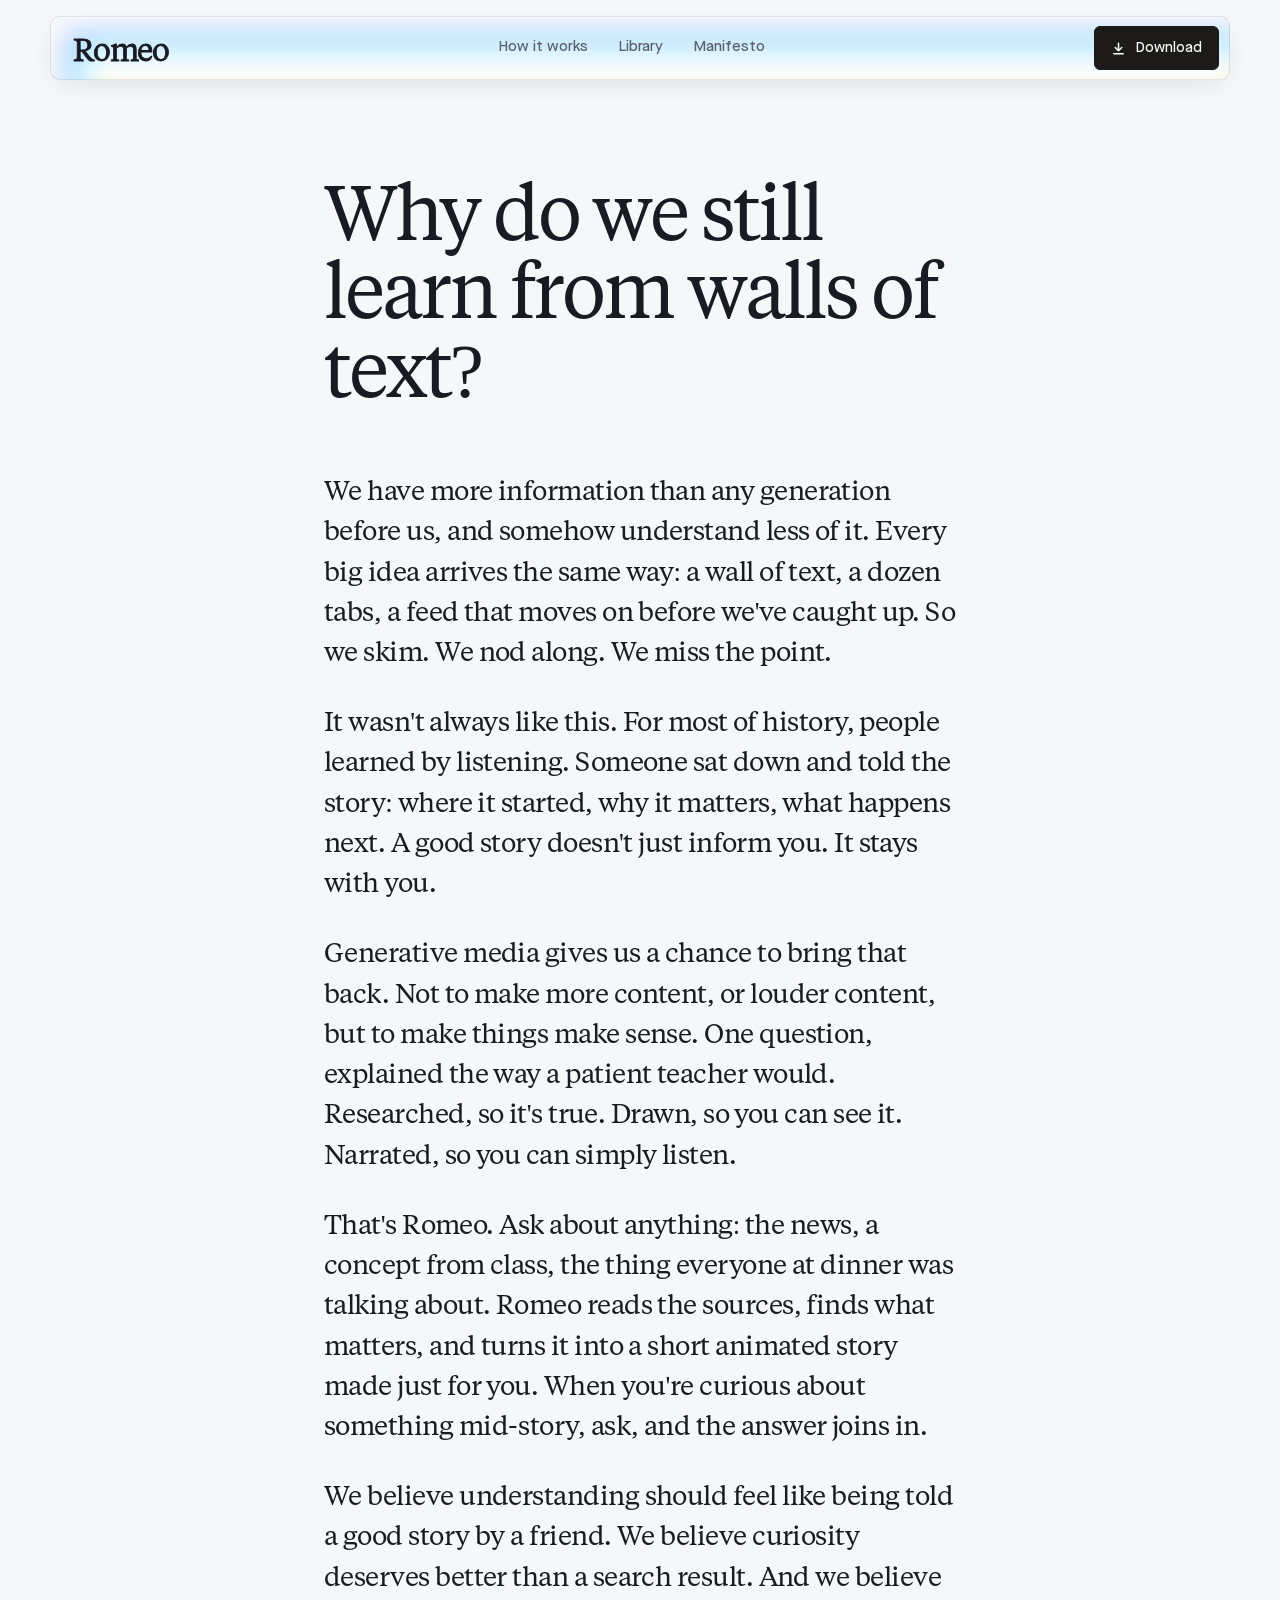
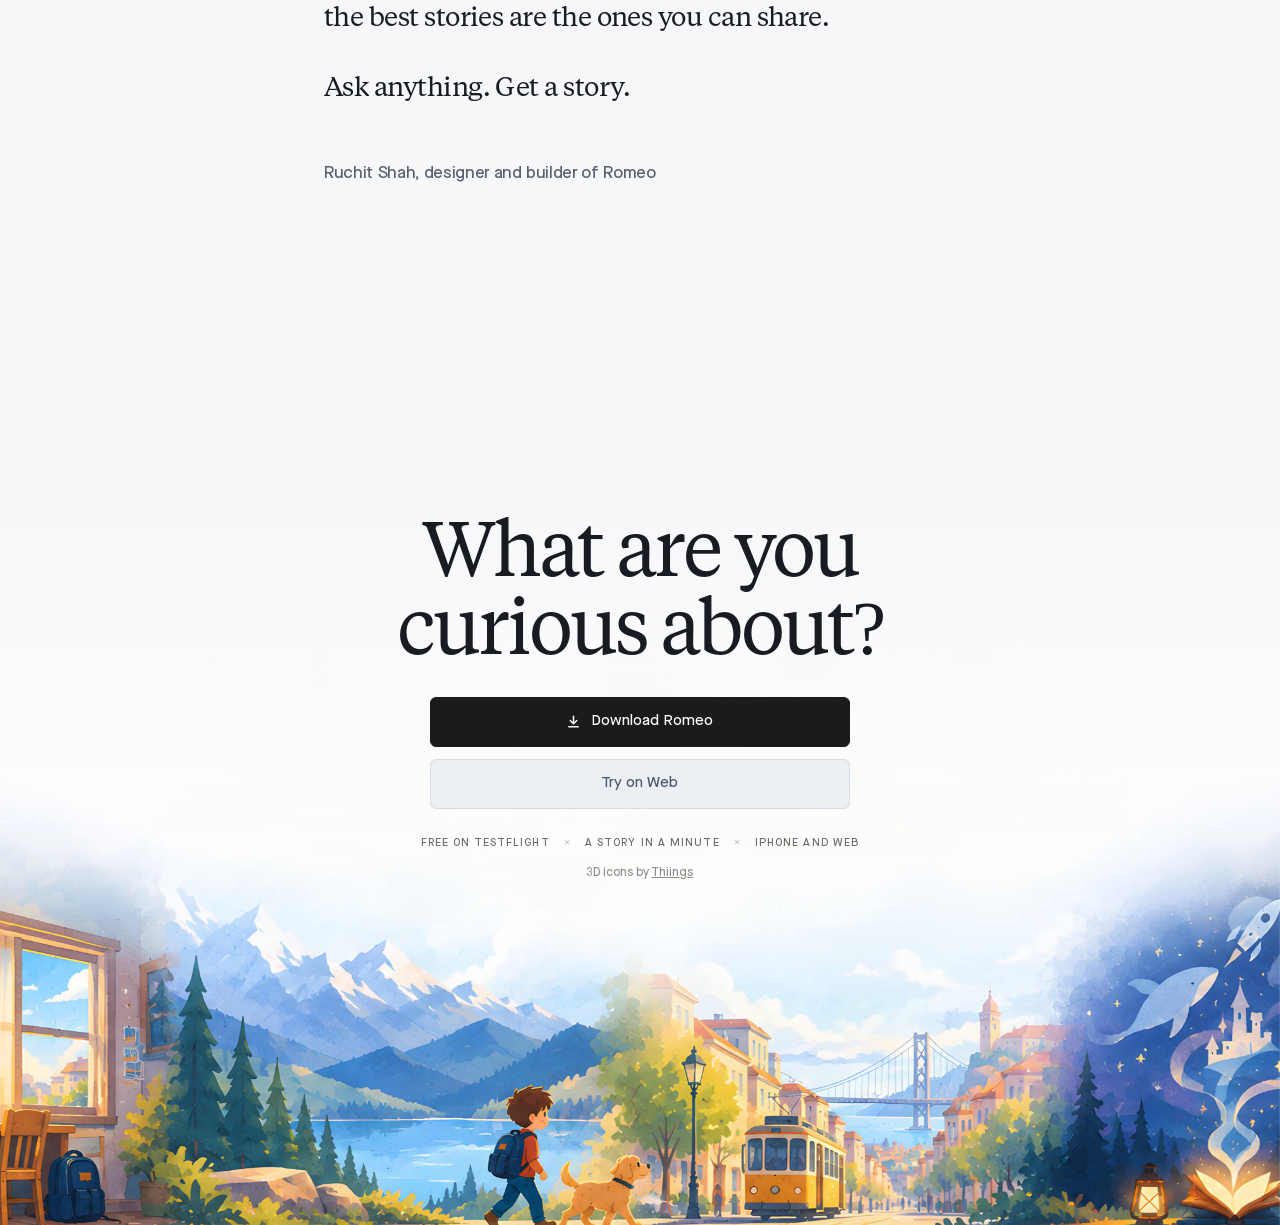
<file: manifesto.html>
<!doctype html>
<html lang="en">
<head>
<meta charset="utf-8">
<meta name="viewport" content="width=device-width, initial-scale=1">
<title>Manifesto · Romeo</title>
<meta name="description" content="Why we're building Romeo: understanding should feel like being told a good story.">
<link rel="icon" href="data:image/svg+xml,%3Csvg xmlns=%22http://www.w3.org/2000/svg%22 viewBox=%220 0 64 64%22%3E%3Crect width=%2264%22 height=%2264%22 rx=%2216%22 fill=%22%23191B22%22/%3E%3Ctext x=%2232%22 y=%2245%22 font-family=%22Georgia%22 font-size=%2238%22 text-anchor=%22middle%22 fill=%22white%22%3ER%3C/text%3E%3C/svg%3E">
<link rel="stylesheet" href="styles.css?v=1791107793">
<style>
  .mf { max-width: 760px; margin: 0 auto; padding: 170px var(--gutter) 120px; }
  .mf h1 { margin-bottom: 64px; }
  .mf p { font: 400 clamp(22px, 2.1vw, 28px)/1.5 var(--serif); letter-spacing: -0.02em; margin: 0 0 1.1em; }
  .mf .sign { font-family: var(--sans); font-size: 17px; color: var(--graphite); margin-top: 56px; }
</style>
</head>
<body>
<!-- Liquid glass: the backdrop is bent at the edges with a slight colour split (Chromium; others fall back to blur) -->
<svg width="0" height="0" style="position:absolute" aria-hidden="true">
  <filter id="lens" color-interpolation-filters="sRGB" x="-15%" y="-15%" width="130%" height="130%">
    <feImage result="map" preserveAspectRatio="none" x="0" y="0" width="100%" height="100%" href="data:image/svg+xml,%3Csvg xmlns='http://www.w3.org/2000/svg' viewBox='0 0 800 60'%3E%3Cdefs%3E%3ClinearGradient id='x' x1='1' x2='0'%3E%3Cstop offset='0' stop-color='%230000'/%3E%3Cstop offset='1' stop-color='%23f00'/%3E%3C/linearGradient%3E%3ClinearGradient id='y' x2='0' y2='1'%3E%3Cstop offset='.12' stop-color='%230000'/%3E%3Cstop offset='.88' stop-color='%2300f'/%3E%3C/linearGradient%3E%3C/defs%3E%3Crect width='800' height='60' fill='%23000'/%3E%3Crect width='800' height='60' rx='20' fill='url(%23x)'/%3E%3Crect width='800' height='60' rx='20' fill='url(%23y)' style='mix-blend-mode:difference'/%3E%3Crect x='3' y='3' width='794' height='54' rx='20' fill='%23808080' fill-opacity='.75' style='filter:blur(6px)'/%3E%3C/svg%3E"/>
    <feDisplacementMap in="SourceGraphic" in2="map" scale="-60" xChannelSelector="R" yChannelSelector="G" result="r0"/>
    <feColorMatrix in="r0" type="matrix" values="1 0 0 0 0 0 0 0 0 0 0 0 0 0 0 0 0 0 1 0" result="r"/>
    <feDisplacementMap in="SourceGraphic" in2="map" scale="-48" xChannelSelector="R" yChannelSelector="G" result="g0"/>
    <feColorMatrix in="g0" type="matrix" values="0 0 0 0 0 0 1 0 0 0 0 0 0 0 0 0 0 0 1 0" result="g"/>
    <feDisplacementMap in="SourceGraphic" in2="map" scale="-36" xChannelSelector="R" yChannelSelector="G" result="b0"/>
    <feColorMatrix in="b0" type="matrix" values="0 0 0 0 0 0 0 0 0 0 0 0 1 0 0 0 0 0 1 0" result="b"/>
    <feBlend in="r" in2="g" mode="screen" result="rg"/><feBlend in="rg" in2="b" mode="screen" result="o"/>
    <feGaussianBlur in="o" stdDeviation="1.05"/>
  </filter>
</svg>
<header class="nav" data-nav>
  <a class="nav__brand" href="index.html" aria-label="Romeo, home">Romeo</a>
  <nav class="nav__links" aria-label="Sections">
    <a href="index.html#ask">How it works</a>
    <a href="index.html#library">Library</a>
    <a href="manifesto.html">Manifesto</a>
  </nav>
  <div class="nav__actions">
    <a class="btn-primary btn-primary--nav" href="#get"><svg viewBox="0 0 16 16" width="15" height="15" fill="none" stroke="currentColor" stroke-width="1.6" stroke-linecap="round" stroke-linejoin="round" aria-hidden="true"><path class="dl-arrow" d="M8 2.5v8m-3.5-3.5L8 10.5 11.5 7"/><path d="M3 13.5h10"/></svg><span>Download</span></a>
  </div>
</header>

<article class="mf">
  <h1 class="display display--m">Why do we still learn from walls of text?</h1>

  <p>We have more information than any generation before us, and somehow understand less of it. Every big idea arrives the same way: a wall of text, a dozen tabs, a feed that moves on before we've caught up. So we skim. We nod along. We miss the point.</p>

  <p>It wasn't always like this. For most of history, people learned by listening. Someone sat down and told the story: where it started, why it matters, what happens next. A good story doesn't just inform you. It stays with you.</p>

  <p>Generative media gives us a chance to bring that back. Not to make more content, or louder content, but to make things make sense. One question, explained the way a patient teacher would. Researched, so it's true. Drawn, so you can see it. Narrated, so you can simply listen.</p>

  <p>That's Romeo. Ask about anything: the news, a concept from class, the thing everyone at dinner was talking about. Romeo reads the sources, finds what matters, and turns it into a short animated story made just for you. When you're curious about something mid-story, ask, and the answer joins in.</p>

  <p>We believe understanding should feel like being told a good story by a friend. We believe curiosity deserves better than a search result. And we believe the best stories are the ones you can share.</p>

  <p>Ask anything. Get a story.</p>

  <p class="sign">Ruchit Shah, designer and builder of Romeo</p>
</article>

<footer id="get" class="get" data-scene="get" aria-labelledby="get-title">
    <div class="get__world" aria-hidden="true"><img src="assets/scene/world-2.jpg" alt=""></div>
    <div class="get__copy">
      <h2 id="get-title" class="display display--m">What are you<br>curious about?</h2>
      <div class="cta-pair">
        <a class="btn-primary" href="mailto:ruchitrahulshah@gmail.com?subject=Romeo%20TestFlight%20invite"><svg viewBox="0 0 16 16" width="15" height="15" fill="none" stroke="currentColor" stroke-width="1.6" stroke-linecap="round" stroke-linejoin="round" aria-hidden="true"><path class="dl-arrow" d="M8 2.5v8m-3.5-3.5L8 10.5 11.5 7"/><path d="M3 13.5h10"/></svg><span>Download Romeo</span></a>
        <a class="btn-accent" href="https://newsvideo-app.vercel.app" target="_blank" rel="noopener">Try on Web</a>
      </div>
      <p class="meta"><span>Free on TestFlight</span><span class="x">×</span><span>A story in a minute</span><span class="x">×</span><span>iPhone and web</span></p>
      <p class="credit">3D icons by <a href="https://www.thiings.co" target="_blank" rel="noopener">Thiings</a></p>
    </div>
  </footer>
</body>
</html>
</file>
<file: styles.css>
/* Romeo landing */
@font-face { font-family: "Tiempos"; src: url(assets/fonts/TestTiemposText-Regular.otf); font-weight: 100 900; font-display: swap; }
/* the Tiempos test font ships letters, digits and . , - only; punctuation comes from Georgia */
@font-face { font-family: "Tiempos"; src: local("Georgia"); font-weight: 100 900; unicode-range: U+0021-002B, U+002F, U+003A-003F, U+2013-2014, U+2018-201D, U+2026; }
@font-face { font-family: "Maison"; src: url(assets/fonts/MaisonNeue-Medium.woff2); font-weight: 500; font-display: swap; }
@font-face { font-family: "Maison"; src: url(assets/fonts/MaisonNeue-Demi.woff2); font-weight: 600; font-display: swap; }

:root {
  --paper: #F6F7F9;
  --sky: #EDF2F8;
  --ink: #191B22;
  --graphite: #5B6070;
  --hair: rgba(25, 27, 34, 0.08);
  --shade: 40, 52, 80;                     /* shadows tinted with the page's cool sky, not black */
  --ease-out: cubic-bezier(0.23, 1, 0.32, 1);
  --ease-in-out: cubic-bezier(0.77, 0, 0.175, 1);
  --ease-drawer: cubic-bezier(0.32, 0.72, 0, 1);
  --spring: cubic-bezier(0.34, 1.36, 0.64, 1);
  --serif: "Tiempos", Georgia, serif;
  --sans: "Maison", -apple-system, system-ui, sans-serif;
  --gutter: clamp(20px, 5vw, 64px);
  --r: 12px;
}

* { box-sizing: border-box; }
html.lenis, html.lenis body { height: auto; }
.lenis.lenis-smooth { scroll-behavior: auto !important; }
body { margin: 0; background: var(--paper); color: var(--ink); font-family: var(--sans); font-weight: 500; font-size: 18px; line-height: 1.55;
  -webkit-font-smoothing: antialiased; text-rendering: optimizeLegibility; overflow-x: clip; }
img, video { display: block; max-width: 100%; }
a { color: inherit; }
button { font: inherit; color: inherit; }
:focus-visible { outline: 2px solid var(--ink); outline-offset: 3px; border-radius: 6px; }

/* ── Type ─────────────────────────────────────────────────────────────── */
.display { font: 400 clamp(56px, 8.8vw, 132px)/0.96 var(--serif); letter-spacing: -0.04em; margin: 0; }
.display--m { font-size: clamp(44px, 6vw, 88px); line-height: 1.02; }
.h2 { font: 400 clamp(40px, 5.2vw, 76px)/1.03 var(--serif); letter-spacing: -0.04em; margin: 0; }
.h3 { font: 400 clamp(28px, 2.6vw, 38px)/1.12 var(--serif); letter-spacing: -0.04em; margin: 0; }
.lede { font-size: clamp(18px, 1.6vw, 21px); color: var(--graphite); max-width: 34ch; margin: 22px auto 0; }
.body { color: var(--graphite); max-width: 46ch; margin: 18px 0 0; }
.center { text-align: center; }
.center .body, .narrow .body { margin-left: auto; margin-right: auto; }
.narrow { max-width: 760px; margin: 0 auto; padding: 0 var(--gutter); }

/* ── Controls ─────────────────────────────────────────────────────────── */
.btn { display: inline-flex; align-items: center; gap: 10px; height: 52px; padding: 0 24px; border-radius: 10px; background: var(--ink); color: #fff; border: 0; cursor: pointer;
  font: 600 16px/1 var(--sans); text-decoration: none; transition: transform 160ms var(--ease-out), background-color 200ms ease, box-shadow 260ms var(--ease-out); }
.btn:active { transform: scale(0.97); }
.btn--big { height: 60px; padding: 0 30px; font-size: 17px; box-shadow: 0 10px 30px rgba(var(--shade), 0.22); }
/* Download: the arrow drops into the tray on hover */
.dl-ic { display: inline-grid; width: 20px; height: 20px; }
.dl-ic svg { width: 100%; height: 100%; overflow: visible; }
.dl-arrow { transition: transform 360ms var(--spring); }
.link { font-weight: 600; text-decoration: none; background: linear-gradient(currentColor, currentColor) 0 100% / 100% 1.5px no-repeat; padding-bottom: 2px; }
@media (hover: hover) and (pointer: fine) {
  .btn:hover { background: #2B2E38; }
  .btn--big:hover { transform: translateY(-2px); box-shadow: 0 16px 36px rgba(var(--shade), 0.26); }
  .btn--big:active { transform: scale(0.97); }
  .btn--dl:hover .dl-arrow { transform: translateY(3px); }
  .link:hover { background-size: 0 1.5px; background-position: 100% 100%; transition: background-size 260ms var(--ease-out); }
}
.ctas { display: flex; gap: 24px; justify-content: center; align-items: center; margin-top: 34px; flex-wrap: wrap; }
.ctas--stack { flex-direction: column; gap: 18px; }
.pill { display: inline-block; margin: 0 0 26px; padding: 8px 16px; border-radius: 999px; font-size: 14px; font-weight: 600;
  background: rgba(255,255,255,0.55); backdrop-filter: blur(12px) saturate(1.6); -webkit-backdrop-filter: blur(12px) saturate(1.6);
  box-shadow: inset 0 0 0 1px rgba(255,255,255,0.8), inset 0 1px 0 #fff, 0 6px 20px rgba(var(--shade), 0.08); }

/* Liquid glass: blur, a bright rim and a soft top highlight */
.glass-btn, .chip {
  background: rgba(255, 255, 255, 0.52);
  backdrop-filter: blur(22px) saturate(1.9); -webkit-backdrop-filter: blur(22px) saturate(1.9);
  box-shadow: inset 0 0 0 1px rgba(255,255,255,0.75), inset 0 1px 1px rgba(255,255,255,0.95), inset 0 -1px 1px rgba(var(--shade), 0.06), 0 10px 34px rgba(var(--shade), 0.12);
}
.glass-btn { display: inline-grid; place-items: center; width: 44px; height: 44px; border-radius: 50%; border: 0; cursor: pointer; transition: transform 160ms var(--ease-out); }
.glass-btn:active { transform: scale(0.94); }
.glass-btn svg { width: 20px; height: 20px; grid-area: 1 / 1; transition: opacity 200ms ease, transform 300ms var(--spring); }
.glass-btn .ic-sound-on { opacity: 0; transform: scale(0.6); }
.glass-btn[aria-pressed="true"] .ic-sound-on { opacity: 1; transform: none; }
.glass-btn[aria-pressed="true"] .ic-sound-off { opacity: 0; transform: scale(0.6); }

/* ── Nav: a clean glass bar; content behind it bends and blurs ──────── */
.nav { position: fixed; z-index: 50; top: 16px; left: 50%; translate: -50% 0; width: min(1180px, calc(100% - 32px)); height: 64px; border-radius: 10px;
  display: flex; align-items: center; justify-content: space-between; gap: 24px; padding: 0 10px 0 22px;
  background: rgba(255,255,255,0.56); border: 1px solid rgba(28,27,25,0.1); transition: background-color 280ms var(--ease-drawer), border-color 280ms var(--ease-drawer);
  backdrop-filter: blur(14px) saturate(1.6); -webkit-backdrop-filter: blur(14px) saturate(1.6);
  box-shadow: inset 0 1px 0 rgba(255,255,255,0.6), 0 8px 28px -10px rgba(var(--shade), 0.16); }
/* the rainbow edge: Chromium bends the backdrop per colour channel */
@supports (backdrop-filter: url(#lens)) { .nav, .lens { backdrop-filter: url(#lens) blur(14px) saturate(1.6); -webkit-backdrop-filter: blur(14px) saturate(1.6); } }
@media (hover: hover) and (pointer: fine) { .nav:hover { background: rgba(255,255,255,0.42); border-color: rgba(28,27,25,0.14); } }
.nav__brand { font: 400 31px/1 var(--serif); letter-spacing: -0.05em; text-decoration: none; -webkit-text-stroke: 0.8px currentColor; }
.nav__links { display: flex; gap: 30px; font-size: 15px; }
.nav__links a { text-decoration: none; color: var(--graphite); transition: color 200ms ease; }
.nav__actions { display: flex; gap: 8px; align-items: center; }
.nav .btn { height: 44px; padding: 0 18px 0 14px; font-size: 15px; border-radius: 7px; }
.nav .glass-btn { border-radius: 7px; width: 44px; background: rgba(255,255,255,0.5); }
@media (hover: hover) and (pointer: fine) { .nav__links a:hover { color: var(--ink); } }
@media (max-width: 760px) { .nav__links { display: none; } .nav { padding-left: 18px; } }

/* Section tag: a quiet chapter marker */
.tag { display: inline-flex; align-items: center; gap: 10px; margin: 0 0 26px; padding: 6px 14px; border-radius: 6px; border: 1px solid rgba(25,27,34,0.1);
  background: #FBFBFA; color: #5C5B57; font: 500 12px/1.4 var(--sans); letter-spacing: 0.14em; text-transform: uppercase; }
.tag__n { color: #8A93A6; font-variant-numeric: tabular-nums; }

/* ── Clouds (landing/tools/make-clouds.py) ────────────────────────────── */
.clouds { position: absolute; left: 50%; bottom: -2px; width: max(150vw, 1600px); max-width: none; height: auto; translate: -50% 0; pointer-events: none; will-change: transform; }
.clouds--back { bottom: 14%; }

/* ── Hero: stories in circles and frames, drifting on waves ──────────── */
.hero { position: relative; height: 190vh; background: linear-gradient(180deg, var(--paper) 0%, var(--sky) 70%, #E8EEF6 100%); }
.hero__sticky { position: sticky; top: 0; height: 100vh; overflow: hidden; }
.hero__copy { position: relative; z-index: 3; height: 100vh; display: flex; flex-direction: column; align-items: center; justify-content: center; text-align: center;
  padding: 90px var(--gutter) 8vh; will-change: transform, opacity; }
.hero__copy > * { animation: rise 1000ms var(--ease-out) both; }
.hero__copy > :nth-child(2) { animation-delay: 90ms; } .hero__copy > :nth-child(3) { animation-delay: 200ms; } .hero__copy > :nth-child(4) { animation-delay: 320ms; }
@keyframes rise { from { opacity: 0; transform: translateY(28px); } }
.hero__field { position: absolute; inset: 0; z-index: 1; }
.bub, .chip, .thing { position: absolute; left: 50%; top: 50%; will-change: transform, opacity; opacity: 0; }
/* 3D icons from Thiings, floating free with a soft contact shadow */
.thing { width: clamp(64px, 6vw, 96px); height: auto; filter: drop-shadow(0 14px 18px rgba(var(--shade), 0.22)); }
.bub { --s: clamp(110px, 11vw, 168px); width: var(--s); object-fit: cover; box-shadow: 0 18px 40px -12px rgba(var(--shade), 0.35); }
.bub--c { aspect-ratio: 1; border-radius: 50%; }
.bub--r { aspect-ratio: 3 / 4; border-radius: 22px; }
.bub--l { --s: clamp(130px, 13vw, 200px); } .bub--s { --s: clamp(82px, 8vw, 120px); }
.chip { display: inline-grid; place-items: center; width: 56px; height: 56px; border-radius: 50%; color: var(--ink); }
.chip svg { width: 24px; height: 24px; }
.chip--text { width: auto; height: auto; padding: 12px 18px; border-radius: 999px; font: 400 18px/1.2 var(--serif); letter-spacing: -0.03em; white-space: nowrap; }
.hero__clouds { z-index: 2; bottom: -6%; }
@media (max-width: 760px) { .thing { width: 52px; } .bub { --s: 84px; } .bub--l { --s: 100px; } .bub--s { --s: 64px; } .chip--text { display: none; } }

/* ── Problem + the film, dark fading to day ─────────────────────────── */
.film-intro { position: relative; background: var(--ink); color: #fff; padding-top: 170px; }
.idea__text { max-width: 980px; margin: 0 auto; padding: 0 var(--gutter); font: 400 clamp(30px, 3.6vw, 52px)/1.22 var(--serif); letter-spacing: -0.04em; }
.idea__text p { margin: 0 0 0.9em; } .idea__text p:last-child { margin: 0; }
.idea__text .w { opacity: 0.18; transition: opacity 300ms linear; }
.idea__text .w.on { opacity: 1; }
.reel { position: relative; height: 260vh; margin-top: 90px; }
.reel__sticky { position: sticky; top: 0; height: 100vh; display: grid; place-items: center; }
.reel__frame { position: relative; width: min(1180px, 92vw); aspect-ratio: 16 / 9; max-height: 86vh; border-radius: 22px; overflow: hidden; background: #f2f2f2;
  will-change: transform; box-shadow: 0 1px 2px rgba(var(--shade), 0.08), 0 30px 70px -34px rgba(var(--shade), var(--sh, 0.5)); }
.reel__frame video { width: 100%; height: 100%; object-fit: cover; }
/* Film controls: a glass bar along the bottom of the frame */
.player { position: absolute; left: 50%; bottom: 18px; translate: -50% 0; display: flex; align-items: center; gap: 4px; padding: 6px 10px 6px 6px; border-radius: 12px;
  background: rgba(20,22,28,0.42); color: #fff; backdrop-filter: blur(18px) saturate(1.6); -webkit-backdrop-filter: blur(18px) saturate(1.6);
  box-shadow: inset 0 0 0 1px rgba(255,255,255,0.14), inset 0 1px 0 rgba(255,255,255,0.18), 0 10px 30px rgba(0,0,0,0.18); }
.player__btn { position: relative; display: grid; place-items: center; width: 40px; height: 40px; border: 0; border-radius: 8px; background: transparent; color: #fff; cursor: pointer;
  transition: background-color 200ms ease, transform 160ms var(--ease-out); }
.player__btn:active { transform: scale(0.92); }
.player__btn svg { width: 20px; height: 20px; grid-area: 1 / 1; transition: opacity 180ms ease, transform 280ms var(--spring); }
.player__btn--skip b { position: absolute; font: 600 7.5px/1 var(--sans); top: 50%; left: 50%; translate: -50% -38%; }
.player__btn--play { width: 44px; height: 44px; background: rgba(255,255,255,0.16); }
.player__btn--play .ic-play, .player.is-paused .player__btn--play .ic-pause { opacity: 0; transform: scale(0.6); }
.player.is-paused .player__btn--play .ic-play { opacity: 1; transform: none; }
.player__btn .ic-sound-on { opacity: 0; transform: scale(0.6); }
.player__btn[aria-pressed="true"] .ic-sound-on { opacity: 1; transform: none; }
.player__btn[aria-pressed="true"] .ic-sound-off { opacity: 0; transform: scale(0.6); }
.player__bar { position: relative; width: clamp(80px, 14vw, 200px); height: 4px; margin: 0 8px 0 10px; border-radius: 2px; background: rgba(255,255,255,0.25); overflow: hidden; }
.player__bar i { position: absolute; inset: 0; background: #fff; transform-origin: 0 50%; transform: scaleX(0); }
.player__time { min-width: 38px; font: 500 13px/1 var(--sans); font-variant-numeric: tabular-nums; color: rgba(255,255,255,0.85); }
@media (hover: hover) and (pointer: fine) { .player__btn:hover { background: rgba(255,255,255,0.14); } .player__btn--play:hover { background: rgba(255,255,255,0.24); } }
@media (max-width: 640px) { .player__bar, .player__time { display: none; } .player { bottom: 10px; } }

/* ── Conversation ─────────────────────────────────────────────────────── */
.convo { position: relative; height: 380vh; }
.convo__sticky { position: sticky; top: 0; height: 100vh; display: grid; grid-template-columns: 1fr 1fr; grid-template-rows: minmax(0, 1fr); gap: 56px; align-items: center;
  max-width: 1180px; margin: 0 auto; padding: 100px var(--gutter) 30px; overflow: hidden; }
.convo__head .h2 { font-size: clamp(40px, 4.4vw, 64px); }
.convo__head .body { max-width: 36ch; }
.convo__thread { position: relative; height: 100%; min-height: 0; overflow: hidden; display: flex; flex-direction: column; gap: 14px; padding-top: 4vh; }
.msg { margin: 0; flex: none; opacity: 0; transform: translateY(calc(var(--shift, 0px) + 18px)) scale(0.97); transition: opacity 450ms var(--ease-out), transform 800ms var(--ease-drawer); }
.msg.on { opacity: 1; transform: translateY(var(--shift, 0px)); }
.msg--me { align-self: flex-end; max-width: 78%; padding: 14px 20px; border-radius: 22px 22px 6px 22px; background: var(--ink); color: #fff; font-size: 18px; transform-origin: 100% 100%; }
.msg--wait { align-self: flex-start; display: inline-flex; align-items: center; gap: 10px; padding: 10px 16px 10px 12px; border-radius: 999px; background: #fff;
  box-shadow: 0 0 0 1px var(--hair); color: var(--graphite); font-size: 15px; transform-origin: 0 100%; }
.msg--wait.gone { opacity: 0; position: absolute; pointer-events: none; }
.dots { display: inline-flex; gap: 4px; } .dots i { width: 6px; height: 6px; border-radius: 50%; background: var(--graphite); animation: dot 1.1s ease-in-out infinite; }
.dots i:nth-child(2) { animation-delay: 0.15s; } .dots i:nth-child(3) { animation-delay: 0.3s; }
@keyframes dot { 0%, 100% { opacity: 0.3; transform: translateY(0); } 40% { opacity: 1; transform: translateY(-3px); } }
.msg--story { align-self: flex-start; width: clamp(200px, 17vw, 250px); transform-origin: 0 100%; }
.msg--story video { width: 100%; aspect-ratio: 757 / 1467; object-fit: cover; border-radius: 18px 18px 18px 6px; background: #e9e3da;
  box-shadow: 0 1px 2px rgba(var(--shade), 0.10), 0 26px 50px -22px rgba(var(--shade), 0.45); }
.msg--story figcaption { margin-top: 8px; font-size: 14px; color: var(--graphite); }
@media (max-width: 860px) {
  .convo { height: auto; } .convo__sticky { position: relative; height: auto; grid-template-columns: 1fr; padding: 120px var(--gutter); }
  .convo__thread { height: auto; } .msg { opacity: 1; transform: none; } .msg--wait { display: none; }
}

/* ── A real iPhone: titanium rim, bezel, Dynamic Island ─────────────── */
.iphone { --k: 0.72; position: relative; width: calc(417px * var(--k)); height: calc(876px * var(--k)); border-radius: calc(66px * var(--k)); flex: none;
  background: #0b0b0c; padding: calc(12px * var(--k));
  box-shadow: 0 0 0 calc(2px * var(--k)) #c9cacf, 0 0 0 calc(3.5px * var(--k)) #9d9ea4, inset 0 0 0 1px rgba(255,255,255,0.08),
    0 2px 4px rgba(var(--shade), 0.10), 0 40px 70px -28px rgba(var(--shade), 0.45), 0 90px 140px -50px rgba(var(--shade), 0.35); }
.iphone__btn { position: absolute; width: calc(4px * var(--k)); border-radius: 2px; background: linear-gradient(90deg, #8f9096, #c4c5ca); }
.iphone__btn--a { left: calc(-5px * var(--k)); top: 20%; height: 6%; } .iphone__btn--b { left: calc(-5px * var(--k)); top: 30%; height: 9%; }
.iphone__btn--c { right: calc(-5px * var(--k)); top: 26%; height: 11%; }
.iphone__screen { position: relative; width: 393px; height: 852px; transform: scale(var(--k)); transform-origin: 0 0; border-radius: 54px; overflow: hidden; background: #fff; isolation: isolate; }
.iphone__status { position: absolute; top: 0; left: 0; right: 0; height: 54px; display: flex; justify-content: space-between; align-items: center; padding: 6px 34px 0 50px; z-index: 5; }
.iphone__time { font: 600 17px/1 -apple-system, "SF Pro Text", system-ui, sans-serif; letter-spacing: -0.02em; }
.iphone__icons { display: flex; gap: 6px; align-items: center; } .iphone__icons svg { height: 12px; width: auto; fill: #000; }
.bat { position: relative; width: 25px; height: 12px; border-radius: 4px; border: 1.2px solid rgba(0,0,0,0.4); padding: 1.5px; }
.bat::after { content: ""; position: absolute; right: -3.5px; top: 3.5px; width: 2px; height: 4px; border-radius: 0 1px 1px 0; background: rgba(0,0,0,0.4); }
.bat i { display: block; height: 100%; width: 80%; border-radius: 2px; background: #000; }
.iphone__home { position: absolute; bottom: 8px; left: 50%; width: 134px; height: 5px; margin-left: -67px; border-radius: 3px; background: #000; z-index: 6; }
.iphone__rail { position: absolute; top: 66px; left: 16px; right: 0; display: flex; gap: 8px; align-items: center; z-index: 2; }
.r-plus { display: grid; place-items: center; width: 40px; height: 40px; border-radius: 50%; background: #111827; color: #fff; font: 400 24px/1 var(--sans); }
.r-pill { display: inline-flex; align-items: center; gap: 6px; height: 40px; padding: 0 16px 0 8px; border-radius: 999px; font: 600 14px/1 var(--sans); white-space: nowrap; background: #fff; box-shadow: inset 0 0 0 1px rgba(0,0,0,0.08); }
.r-pill img { width: 26px; height: 26px; } .r-pill.is-on { background: #111827; color: #fff; box-shadow: none; }
.iphone__card { position: absolute; left: 18px; right: 18px; top: 126px; bottom: 34px; border-radius: 18px; overflow: hidden; background: #F7F7F8; }
.iphone__card video, .card-still { position: absolute; inset: 0; width: 100%; height: 100%; object-fit: cover; opacity: 0; transition: opacity 500ms var(--ease-out); }
.card-still { opacity: 1; }
/* research screen, like the app */
.card-research { position: absolute; inset: 0; display: flex; flex-direction: column; align-items: center; justify-content: center; gap: 14px; text-align: center; padding: 0 30px; opacity: 0; transition: opacity 400ms var(--ease-out); }
.card-research img { width: 56px; height: 56px; }
.card-research__q { margin: 0; font: 500 15px/1.35 var(--sans); }
.card-research__grid { display: grid; grid-template-columns: repeat(3, 6px); gap: 3px; } .card-research__grid i { width: 6px; height: 6px; border-radius: 1px; background: #111827; animation: grid 1.2s ease-in-out infinite; }
.card-research__grid i:nth-child(2n) { animation-delay: 0.2s; } .card-research__grid i:nth-child(3n) { animation-delay: 0.4s; }
@keyframes grid { 50% { opacity: 0.25; } }
.card-research__s { margin: 0; font-size: 13px; color: #6B7280; transition: opacity 200ms ease; }
/* listening veil */
.card-listen { position: absolute; inset: 0; display: flex; flex-direction: column; align-items: center; justify-content: flex-end; gap: 14px; padding: 0 26px 120px; text-align: center;
  background: rgba(255,255,255,0.86); backdrop-filter: blur(6px); -webkit-backdrop-filter: blur(6px); opacity: 0; transition: opacity 300ms var(--ease-out); }
.card-listen__wave { display: flex; gap: 4px; align-items: center; height: 28px; } .card-listen__wave i { width: 5px; height: 22px; border-radius: 3px; background: #111827; animation: wave 0.9s ease-in-out infinite; }
.card-listen__wave i:nth-child(2) { animation-delay: -0.2s; } .card-listen__wave i:nth-child(3) { animation-delay: -0.45s; } .card-listen__wave i:nth-child(4) { animation-delay: -0.1s; } .card-listen__wave i:nth-child(5) { animation-delay: -0.6s; }
@keyframes wave { 0%, 100% { transform: scaleY(0.35); } 50% { transform: scaleY(1); } }
.card-listen__words { margin: 0; min-height: 2.6em; font: 600 18px/1.3 var(--sans); color: #111827; }
.iphone[data-state="listen"] .card-listen, .iphone[data-state="listen2"] .card-listen { opacity: 1; }
.iphone[data-state="listen"] .card-research, .iphone[data-state="research"] .card-research { opacity: 1; }
.iphone[data-state="story"] video[data-v="gas"], .iphone[data-state="listen2"] video[data-v="gas"], .iphone[data-state="making2"] video[data-v="gas"] { opacity: 1; }
.iphone[data-state="answer"] video[data-v="compare"] { opacity: 1; }
/* Dynamic Island: a black pill that widens into a compact live activity —
   a video glyph on the left, a progress ring on the right */
.island { position: absolute; z-index: 8; top: 11px; left: 50%; width: 126px; height: 37px; margin-left: -63px; border-radius: 20px; background: #000;
  display: flex; align-items: center; justify-content: space-between; padding: 0 9px; color: #fff; overflow: hidden;
  transition: width 520ms var(--spring), margin-left 520ms var(--spring); }
.island > * { opacity: 0; transform: scale(0.6); transition: opacity 180ms ease, transform 300ms var(--spring); }
.island.is-live { width: 176px; margin-left: -88px; }
.island.is-live > * { opacity: 1; transform: none; transition: opacity 240ms ease 160ms, transform 420ms var(--spring) 120ms; }
.island__thumb { width: 24px; height: 24px; border-radius: 7px; object-fit: cover; box-shadow: inset 0 0 0 1px rgba(255,255,255,0.12); }
.island__ring { position: relative; width: 22px; height: 22px; display: grid; }
.island__ring svg { grid-area: 1 / 1; width: 100%; height: 100%; }
.island__check { opacity: 0; transform: scale(0.4); transition: opacity 160ms ease, transform 360ms var(--spring); }
.island.is-done [data-arc] { opacity: 0; transition: opacity 160ms ease; } .island.is-done .island__ring svg:first-child circle:first-child { stroke: rgba(52,211,153,.25); }
.island.is-done .island__check { opacity: 1; transform: none; }
/* a glass shine sweeps the screen once the phone settles */
.iphone__glass { position: absolute; inset: calc(12px * var(--k)); border-radius: calc(54px * var(--k)); pointer-events: none; z-index: 9;
  background: linear-gradient(118deg, rgba(255,255,255,0.22) 0%, rgba(255,255,255,0.06) 26%, rgba(255,255,255,0) 42%); mix-blend-mode: screen; }
.iphone__shine { position: absolute; inset: calc(12px * var(--k)); border-radius: calc(54px * var(--k)); overflow: hidden; pointer-events: none; z-index: 9; }
.iphone__shine::after { content: ""; position: absolute; top: -20%; bottom: -20%; left: 0; width: 55%;
  width: 80%; background: linear-gradient(105deg, rgba(255,255,255,0) 0%, rgba(255,255,255,0.10) 35%, rgba(255,255,255,0.42) 50%, rgba(255,255,255,0.10) 65%, rgba(255,255,255,0) 100%);
  transform: translateX(var(--sx, -140%)) skewX(-10deg); will-change: transform; }

/* ── Create: pinned, steps scrub with scroll ─────────────────────────── */
.create { position: relative; height: 400vh; }
.create__sticky { position: sticky; top: 0; height: 100vh; display: grid; grid-template-columns: 1fr 1fr; gap: 48px; align-items: center; max-width: 1180px; margin: 0 auto; padding: 100px var(--gutter) 40px; }
.create__steps { position: relative; list-style: none; padding: 0 0 0 34px; margin: 34px 0 0; display: grid; gap: 6px; }
.create__rail { position: absolute; left: 7px; top: 14px; bottom: 14px; width: 2px; border-radius: 1px; background: rgba(25,27,34,0.08); }
.create__rail i { position: absolute; inset: 0; background: var(--ink); border-radius: 1px; transform-origin: 50% 0; transform: scaleY(0); }
.create__steps li { position: relative; padding: 10px 0; }
.create__steps .dot { position: absolute; left: -34px; top: 15px; width: 16px; height: 16px; border-radius: 50%; background: var(--paper); border: 2px solid #A2A9B8;
  transition: background-color 300ms ease, border-color 300ms ease, transform 400ms var(--spring); }
.create__steps li.done .dot { background: #A2A9B8; }
.create__steps li.on .dot { background: var(--ink); border-color: var(--ink); transform: scale(1.12); }
.create__steps h3 { font: 400 27px/1.2 var(--serif); letter-spacing: -0.04em; margin: 0; color: #9AA0AC; transition: color 400ms var(--ease-out); }
.create__steps li.on h3 { color: var(--ink); }
.create__more { display: grid; grid-template-rows: 0fr; transition: grid-template-rows 500ms var(--ease-out); }
.create__more p { min-height: 0; overflow: hidden; margin: 0; color: var(--graphite); max-width: 40ch; font-size: 17px; opacity: 0; transition: opacity 300ms ease; }
.create__steps li.on .create__more { grid-template-rows: 1fr; }
.create__steps li.on .create__more p { opacity: 1; padding-top: 6px; transition: opacity 400ms ease 120ms; }
.create__art { display: grid; place-items: center; }
.create__art .iphone { --k: 0.74; }
@media (max-height: 860px) { .create__art .iphone { --k: 0.66; } }
@media (max-height: 740px) { .create__art .iphone { --k: 0.58; } }
@media (max-width: 860px) { .create { height: auto; } .create__sticky { position: relative; height: auto; grid-template-columns: 1fr; } .create__steps li .create__more { grid-template-rows: 1fr; } .create__steps li .create__more p { opacity: 1; } .create__steps h3 { color: var(--ink); } .create__art .iphone { --k: 0.62; } }

/* ── Try it: the portfolio's voice demo ─────────────────────────────── */
.try { padding: 140px var(--gutter) 120px; }
.try__demo { max-width: 1180px; margin: 56px auto 0; }

/* ── Meet ────────────────────────────────────────────────────────────── */
.meet { padding: 120px 0 140px; }
.meet__sheet { max-width: 980px; margin: 64px auto 0; padding: 0 var(--gutter); }
.meet__window { border-radius: var(--r); overflow: hidden; box-shadow: 0 30px 70px -30px rgba(var(--shade), 0.35); }
.meet__window img { width: 100%; will-change: transform; transform-origin: 50% 40%; }
.worlds { display: grid; grid-template-columns: repeat(4, 1fr); gap: 22px; max-width: 1180px; margin: 64px auto 0; padding: 0 var(--gutter); }
.worlds figure { margin: 0; }
.worlds img { border-radius: var(--r); aspect-ratio: 1; object-fit: cover; }
.worlds figcaption { margin-top: 14px; display: grid; gap: 4px; }
.worlds figcaption b { font: 400 24px/1.15 var(--serif); letter-spacing: -0.04em; color: var(--ink); }
.worlds figcaption span { font-size: 16px; color: var(--graphite); }
@media (max-width: 900px) { .worlds { grid-template-columns: repeat(2, 1fr); } }

/* ── Library: an endless film strip ─────────────────────────────────── */
.film { padding: 120px 0 140px; overflow: hidden; }
.film__head, .film__foot { max-width: 1180px; margin: 0 auto; padding: 0 var(--gutter); }
.film__foot { margin-top: 28px; text-align: center; }
.film__foot.body { margin-left: auto; margin-right: auto; }
.ruler { position: relative; margin-top: 26px; height: 46px; background: #141519; overflow: hidden; }
.ruler__track { position: absolute; left: 0; top: 0; height: 100%; width: 400%; will-change: transform;
  background: repeating-linear-gradient(90deg, rgba(255,255,255,0.22) 0 1px, transparent 1px 12px) 0 6px / 100% 8px no-repeat,
              repeating-linear-gradient(90deg, rgba(255,255,255,0.45) 0 1px, transparent 1px 120px) 0 6px / 100% 14px no-repeat; }
.ruler__track span { position: absolute; top: 24px; font: 500 11px/1 var(--sans); color: rgba(255,255,255,0.45); font-variant-numeric: tabular-nums; translate: -50% 0; }
.ruler__head { position: absolute; left: 50%; top: 0; bottom: 0; width: 2px; margin-left: -1px; background: #fff; }
.ruler__head::before { content: ""; position: absolute; top: 0; left: -4px; width: 10px; height: 6px; border-radius: 0 0 3px 3px; background: #fff; }
.film__stage { margin-top: 56px; perspective: 1800px; }
.film__strip { display: flex; gap: 22px; width: max-content; padding: 36px 22px; background: #17181c; position: relative; will-change: transform;
  box-shadow: 0 34px 70px -30px rgba(var(--shade), 0.55); }
.film__strip::before, .film__strip::after { content: ""; position: absolute; left: 0; right: 0; height: 12px;
  background: repeating-linear-gradient(90deg, transparent 0 10px, rgba(246,247,249,0.92) 10px 28px, transparent 28px 38px); }
.film__strip::before { top: 12px; } .film__strip::after { bottom: 12px; }
.film__strip figure { margin: 0; position: relative; width: clamp(200px, 18vw, 270px); aspect-ratio: 2 / 3; border-radius: 6px; overflow: hidden; flex: none; }
.film__strip img { width: 100%; height: 100%; object-fit: cover; }
.film__strip figcaption { position: absolute; left: 0; right: 0; bottom: 0; padding: 48px 18px 16px; color: #fff; font: 400 20px/1.2 var(--serif); letter-spacing: -0.04em;
  background: linear-gradient(to top, rgba(10,12,18,0.72), rgba(10,12,18,0)); }

/* ── Manifesto ──────────────────────────────────────────────────────── */
.manifesto { position: relative; height: 230vh; background: linear-gradient(180deg, var(--paper) 0%, var(--sky) 50%, #E8EEF6 100%); }
.manifesto__sticky { position: sticky; top: 0; height: 100vh; overflow: hidden; }
.manifesto__copy { position: relative; z-index: 4; text-align: center; padding-top: clamp(110px, 15vh, 160px); }
.manifesto__cta { position: absolute; z-index: 5; left: 50%; bottom: clamp(36px, 8vh, 80px); translate: -50% 0; padding: 0 20px 0 22px; }
.mf-arrow { transition: transform 240ms var(--ease-drawer); }
@media (hover: hover) and (pointer: fine) { .manifesto__cta:hover .mf-arrow { transform: translateX(2px); } }
.manifesto__stage { position: absolute; inset: 0; }
.manifesto__stage .clouds--back { z-index: 0; bottom: 6%; } .manifesto__stage .clouds--front { z-index: 3; bottom: -14%; }
/* a second, denser bank and a soft mist hide the phone's base completely */
.manifesto__stage .clouds--fill { z-index: 3; bottom: -24%; }
.manifesto__ph { --k: 0.62;
  /* a short, sky-tinted shadow: no dark smear under the clouds */
  box-shadow: 0 0 0 calc(2px * var(--k)) #c9cacf, 0 0 0 calc(3.5px * var(--k)) #9d9ea4, inset 0 0 0 1px rgba(255,255,255,0.10),
    0 30px 50px -24px rgba(var(--shade), 0.35) !important; position: absolute; left: 50%; top: 100%; margin-left: calc(-208.5px * var(--k)); z-index: 2; will-change: transform; }

/* ── FAQ ─────────────────────────────────────────────────────────────── */
.faq { display: grid; grid-template-columns: 1fr 1.3fr; gap: 60px; max-width: 1180px; margin: 0 auto; padding: 160px var(--gutter); }
.faq__list details { border-bottom: 1px solid var(--hair); }
.faq__list summary { list-style: none; cursor: pointer; padding: 24px 40px 24px 0; position: relative; font: 400 24px/1.25 var(--serif); letter-spacing: -0.04em; }
.faq__list summary::-webkit-details-marker { display: none; }
.faq__list summary::after { content: ""; position: absolute; right: 6px; top: 50%; width: 12px; height: 12px; margin-top: -9px; border-right: 2px solid var(--ink); border-bottom: 2px solid var(--ink);
  transform: rotate(45deg); transition: transform 240ms var(--ease-out); }
.faq__list details[open] summary::after { transform: translateY(5px) rotate(-135deg); }
.faq__list details p { margin: 0 0 24px; color: var(--graphite); max-width: 52ch; }
@media (max-width: 900px) { .faq { grid-template-columns: 1fr; } }

/* ── Footer: the whole storybook world, one screen, copy centred ─────── */
.get { position: relative; height: 100vh; min-height: 680px; display: grid; place-items: center; text-align: center; overflow: hidden; background: var(--paper); }
.get__world { position: absolute; inset: 0; }
.get__world img { width: 100%; height: 112%; object-fit: cover; object-position: 50% 85%; will-change: transform; }
.get__world::after { content: ""; position: absolute; inset: 0;
  background: linear-gradient(to bottom, var(--paper) 0%, rgba(246,247,249,0.88) 22%, rgba(246,247,249,0.35) 48%, rgba(246,247,249,0) 66%); }
.get__copy { position: relative; z-index: 1; padding: 0 var(--gutter); margin-top: -18vh; }
.link--on-img { text-shadow: 0 1px 12px rgba(255,255,255,0.8); }
/* ── Reveal on view, once ───────────────────────────────────────────── */
[data-reveal] { opacity: 0; transform: translateY(30px); transition: opacity 900ms var(--ease-out), transform 1100ms var(--ease-out); }
[data-reveal].in { opacity: 1; transform: none; }
[data-stagger] > * { opacity: 0; transform: translateY(26px); transition: opacity 800ms var(--ease-out), transform 1000ms var(--ease-out); }
[data-stagger].in > * { opacity: 1; transform: none; }
[data-stagger].in > :nth-child(2) { transition-delay: 70ms; } [data-stagger].in > :nth-child(3) { transition-delay: 140ms; } [data-stagger].in > :nth-child(4) { transition-delay: 210ms; }

/* ── Reduced motion ──────────────────────────────────────────────────── */
@media (prefers-reduced-motion: reduce) {
  .hero__copy > * { animation: none; }
  .bub, .chip { opacity: 1; }
  .reel { height: auto; } .reel__sticky { position: relative; height: auto; padding: 60px 0 120px; }
  .convo, .create { height: auto; } .convo__sticky, .create__sticky { position: relative; height: auto; }
  .manifesto { height: auto; } .manifesto__sticky { position: relative; height: 100vh; }
  [data-reveal], [data-stagger] > *, .msg { opacity: 1; transform: none; transition: none; }
  .msg--wait { display: none; } .idea__text .w { opacity: 1; }
  .dots i, .card-listen__wave i, .card-research__grid i, .island__arc { animation: none !important; }
}

/* ── Buttons (Autumn's pair): a dark primary and a soft slate secondary ── */
.btn-primary, .btn-accent { display: inline-flex; align-items: center; justify-content: center; gap: 10px; border-radius: 6px; text-decoration: none; cursor: pointer;
  font: 500 15px/1 var(--sans); transition: background-color 240ms var(--ease-drawer), color 240ms var(--ease-drawer), border-color 240ms var(--ease-drawer), transform 160ms var(--ease-out); }
.btn-primary { height: 50px; padding: 0 20px; background: #1C1B19; color: #FBFBFA; border: 1px solid #1C1B19; }
.btn-accent { height: 50px; padding: 0 20px; background: #ECEFF3; color: #4D5B6E; border: 1px solid #D6DCE4; }
.btn-primary:active, .btn-accent:active { transform: scale(0.98); }
.btn-primary svg { flex: none; }
.btn-primary--nav { height: 44px; padding: 0 16px; font-size: 14.5px; }
@media (hover: hover) and (pointer: fine) {
  .btn-primary:hover { background: #33312D; border-color: #33312D; }
  .btn-primary:hover .dl-arrow { transform: translateY(1.5px); }
  .btn-accent:hover { background: #E2E7EE; border-color: #C8D0DB; }
}
.cta-pair { display: flex; flex-direction: column; gap: 12px; width: min(420px, 100%); margin: 34px auto 0; }
.cta-pair > a { width: 100%; }
.meta { display: flex; flex-wrap: wrap; justify-content: center; gap: 14px; margin: 26px 0 0; font: 500 11px/1.4 var(--sans); letter-spacing: 0.1em; text-transform: uppercase; color: #95938C; }
.meta .x { color: #C2C0B9; }
.get .meta { color: #6E6C66; }
.credit { margin: 14px 0 0; font-size: 12px; color: #8E8C86; } .credit a { color: inherit; }
</file>
